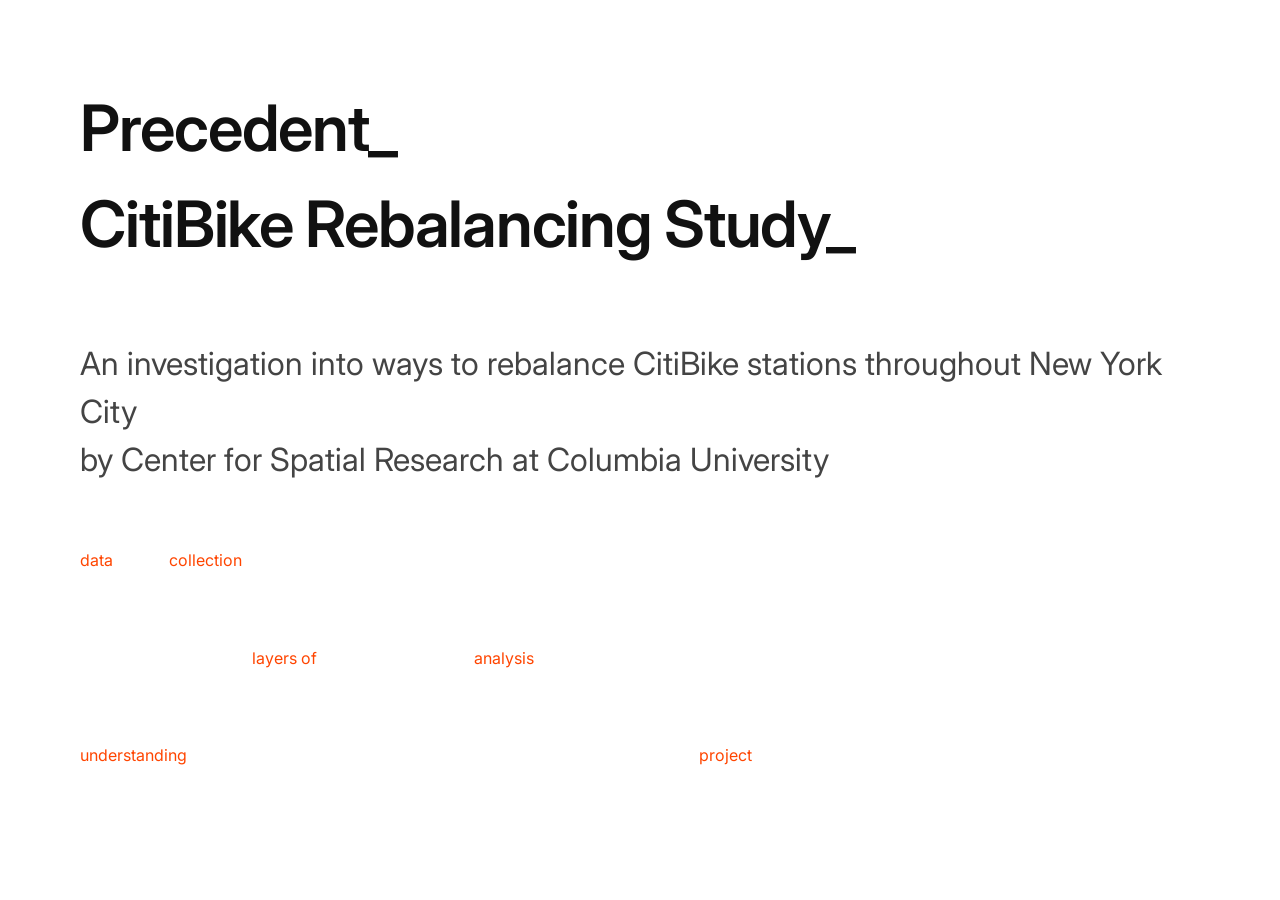
<file: index.html>
<!DOCTYPE html>
<html lang="en">
<head>

  <title>CitiBike Study</title>

  <!-- Preconnect to Google Fonts main API -->
  <link rel="preconnect" href="https://fonts.googleapis.com">

  <!-- Preconnect to font file server -->
  <link rel="preconnect" href="https://fonts.gstatic.com" crossorigin>

  <!-- Load Inter font -->
  <link href="https://fonts.googleapis.com/css2?family=Inter:wght@300;400;500;600;700&display=swap" rel="stylesheet">

  <!-- Your CSS file -->
  <link rel="stylesheet" href="styles/style.css">

</head>

<body>

  <!-- GRID CONTAINER START -->
  <div class="container">

    <!-- Main title -->
    <h1 class="full">Precedent_<br>
      CitiBike Rebalancing Study_ </h1>

    <!-- Author line -->
    <h2 class="full">An investigation into ways to rebalance CitiBike stations throughout New York City<br>
      by Center for Spatial Research at Columbia University</h2>



    <div class="full">
      <p class="hover-reveal">
        <a href="DataCollection.html" class="clean-link" style="color: rgb(255, 69, 0);"> data </a> 
         <span class="hidden-text"> shows </span>
        <a href="DataCollection.html" class="clean-link" style="color: rgb(255, 69, 0);"> collection </a> 
        <span class="hidden-text"> and rebalancing of CitiBikes is necessary to accommodate commuters </span>
        
      </p>
    </div>


    <div class="full">
      <p class="hover-reveal">
        <span class="hidden-text">visualizations illustrate </span>
        <a href="LayersOfAnalysis.html" class="clean-link" style="color: rgb(255, 69, 0);"> layers of </a> 
        <span class="hidden-text"> data and provide an </span>
        <a href="LayersOfAnalysis.html" class="clean-link" style="color: rgb(255, 69, 0);"> analysis </a> 
        <span class="hidden-text"> via detailed activity and imbalance matrices </span>
      </p>
    </div>


    <div class="full">
      <p class="hover-reveal">
        <a href="UnderstandingTheProject.html" class="clean-link" style="color: rgb(255, 69, 0);"> understanding </a> 
        <span class="hidden-text"> and documenting Citi Bikes movement is necessary for a successful </span>
        <a href="UnderstandingTheProject.html" class="clean-link" style="color: rgb(255, 69, 0);"> project </a> 
        <span class="hidden-text">proposal</span>
      </p>
    </div>

  </div>
  <!-- GRID CONTAINER END -->

</body>
</html>
</file>
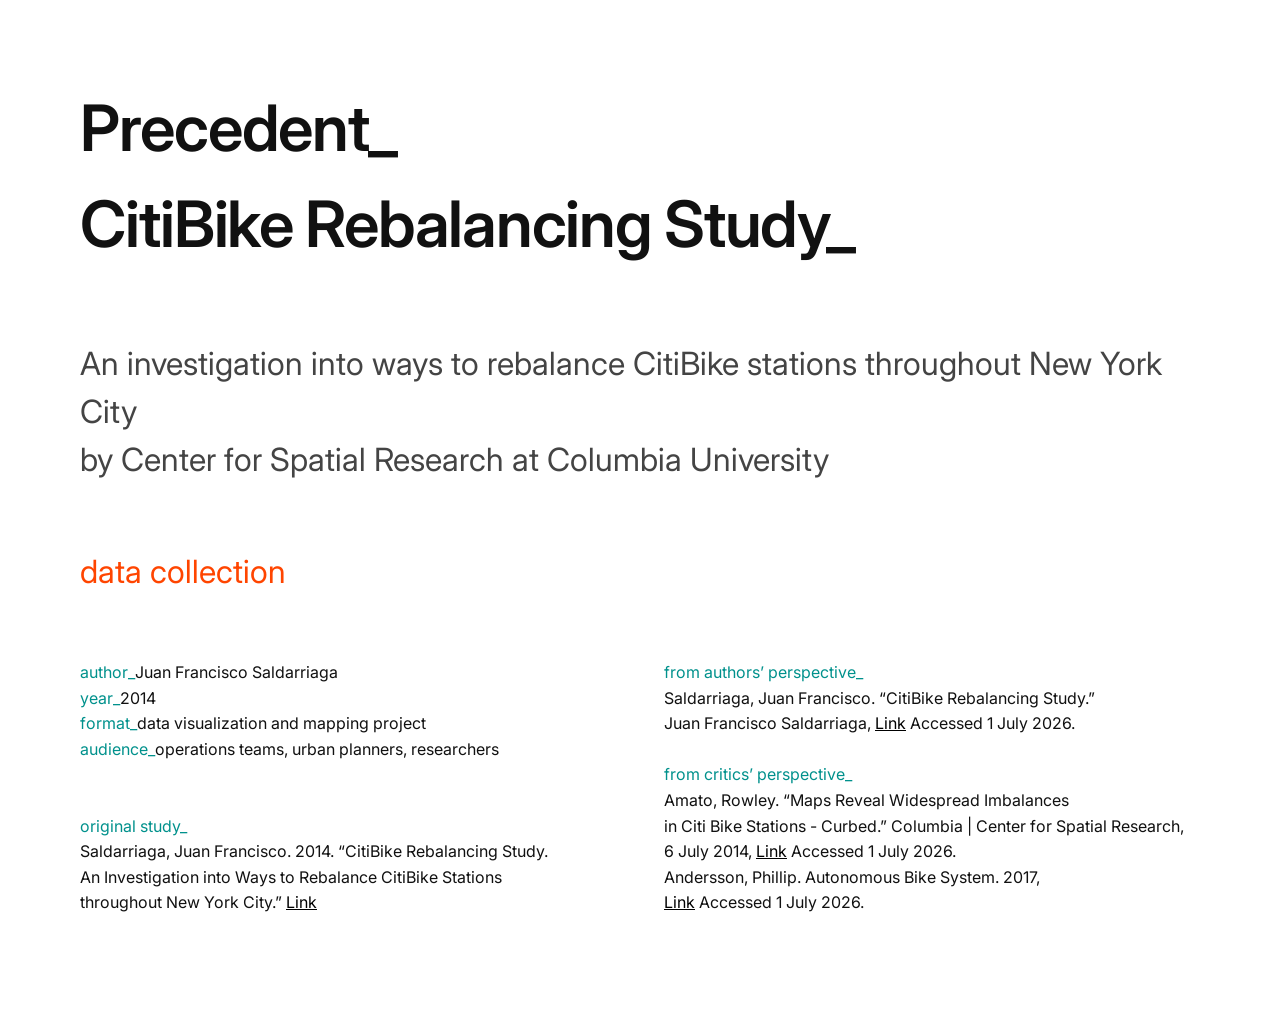
<file: DataCollection.html>
<!DOCTYPE html>
<html lang="en">
<head>

  <title>CitiBike Study</title>

  <!-- Preconnect to Google Fonts main API -->
  <link rel="preconnect" href="https://fonts.googleapis.com">

  <!-- Preconnect to font file server -->
  <link rel="preconnect" href="https://fonts.gstatic.com" crossorigin>

  <!-- Load Inter font -->
  <link href="https://fonts.googleapis.com/css2?family=Inter:wght@300;400;500;600;700&display=swap" rel="stylesheet">

  <!-- Your CSS file -->
  <link rel="stylesheet" href="styles/style.css">

</head>

<body>

  
  <!-- GRID CONTAINER START -->
  <div class="container">

    <!-- Main title -->
    <h1 class="full">Precedent_<br>
      CitiBike Rebalancing Study_ </h1>

    <!-- Author line -->
    <h2 class="full">An investigation into ways to rebalance CitiBike stations throughout New York City<br>
      by Center for Spatial Research at Columbia University</h2>

    <h3 class="full" > data collection</h3>

    <!-- Left column -->
    <p class="half">
      <span style="color: rgb(0, 145, 140);">author_</span>Juan Francisco Saldarriaga<br>
      <span style="color: rgb(0, 145, 140);">year_</span>2014<br>
      <span style="color: rgb(0, 145, 140);">format_</span>data visualization and mapping project<br>
      <span style="color: rgb(0, 145, 140);">audience_</span>operations teams, urban planners, researchers<br><br><br>
    
      <span style="color: rgb(0, 145, 140);">original study_</span><br>
      Saldarriaga, Juan Francisco. 2014. “CitiBike Rebalancing Study.<br>
      An Investigation into Ways to Rebalance CitiBike Stations <br>
       throughout New York City.” <a href="https://c4sr.columbia.edu/projects/citibike-rebalancing-study">Link</a>
  
  </p>

    <!-- Right column -->
    <p class="half">

      <span style="color: rgb(0, 145, 140);">from authors’ perspective_</span><br>
      Saldarriaga, Juan Francisco. “CitiBike Rebalancing Study.”<br> 
      Juan Francisco Saldarriaga, <a href="juanfrans.com/2014/01/01/CitibikeRebalancing.html">Link</a> Accessed 1 July 2026.<br><br>

      <span style="color: rgb(0, 145, 140);">from critics’ perspective_</span><br>
      Amato, Rowley. “Maps Reveal Widespread Imbalances<br>
       in Citi Bike Stations - Curbed.” Columbia | Center for Spatial Research, <br>
      6 July 2014, <a href="c4sr.columbia.edu/news/maps-reveal-widespread-imbalances-citi-bike-stations-curbed">Link</a> Accessed 1 July 2026.<br>

      Andersson, Phillip. Autonomous Bike System. 2017,<br>
      <a href="chrome-extension://efaidnbmnnnibpcajpcglclefindmkaj/lup.lub.lu.se/luur/download?func=downloadFile&recordOId=8904682&fileOId=8904683">Link</a> Accessed 1 July 2026.

    </p>




  </div>
  <!-- GRID CONTAINER END -->

</body>
</html>
</file>
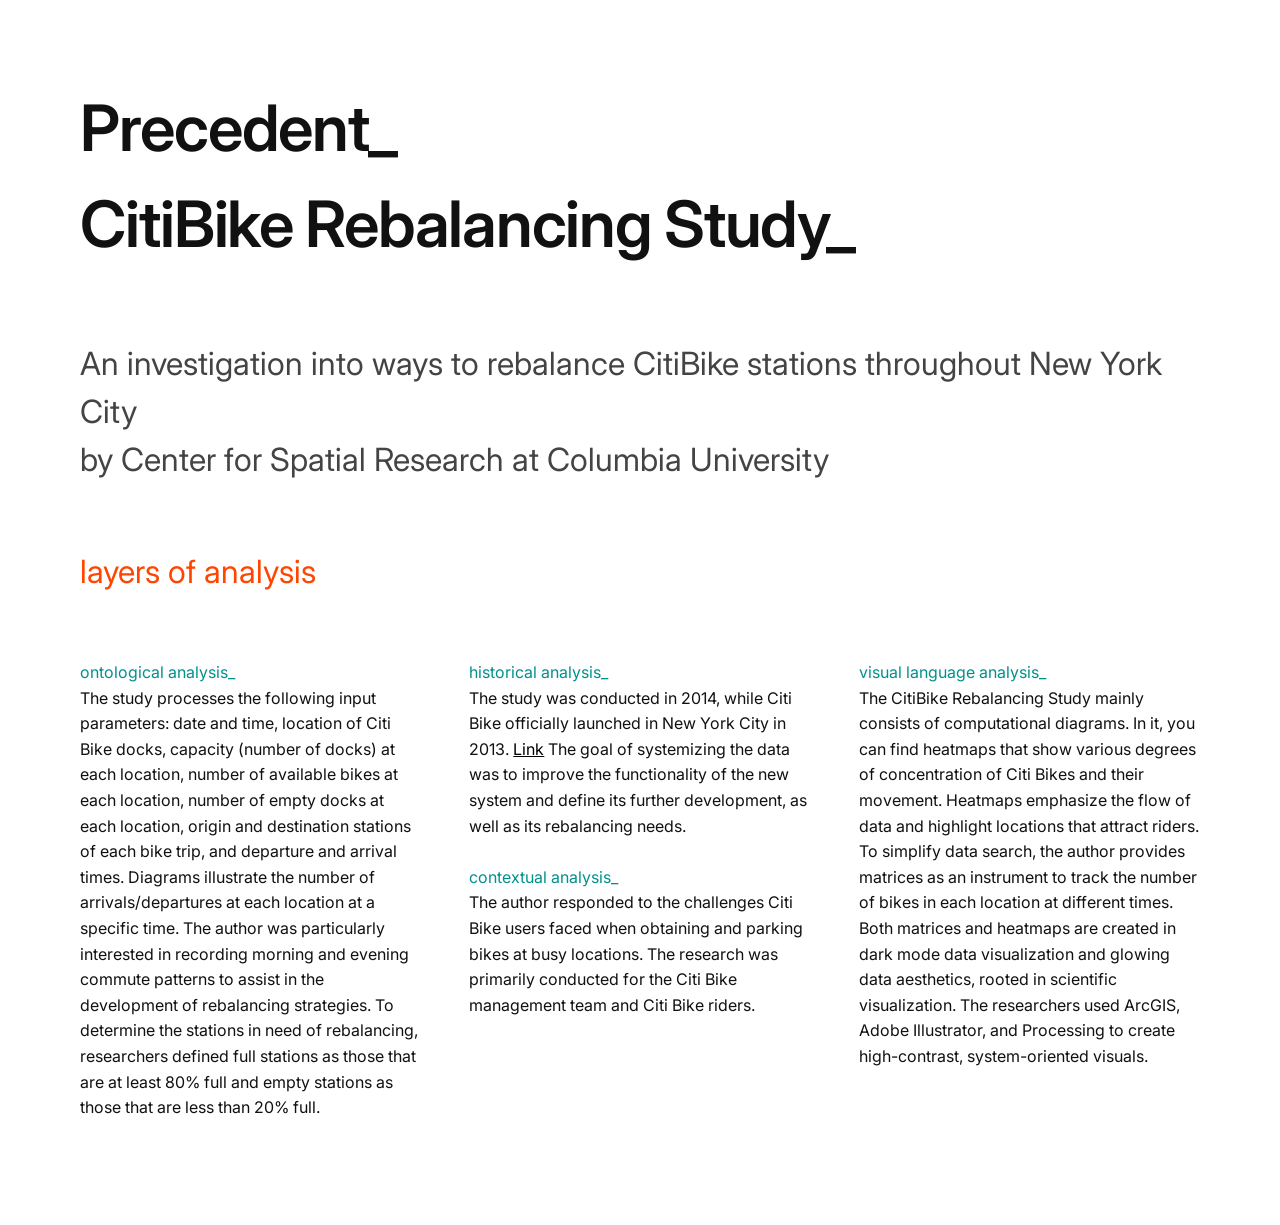
<file: LayersOfAnalysis.html>
<!DOCTYPE html>
<html lang="en">
<head>

  <title>CitiBike Study</title>

  <!-- Preconnect to Google Fonts main API -->
  <link rel="preconnect" href="https://fonts.googleapis.com">

  <!-- Preconnect to font file server -->
  <link rel="preconnect" href="https://fonts.gstatic.com" crossorigin>

  <!-- Load Inter font -->
  <link href="https://fonts.googleapis.com/css2?family=Inter:wght@300;400;500;600;700&display=swap" rel="stylesheet">

  <!-- Your CSS file -->
  <link rel="stylesheet" href="styles/style.css">

</head>

<body>

  
  <!-- GRID CONTAINER START -->
  <div class="container">

    <!-- Main title -->
    <h1 class="full">Precedent_<br>
      CitiBike Rebalancing Study_ </h1>

    <!-- Author line -->
    <h2 class="full">An investigation into ways to rebalance CitiBike stations throughout New York City<br>
      by Center for Spatial Research at Columbia University</h2>

    <h3 class="full"> layers of analysis </h3>
         
     <!-- Left column -->
    <p class="left">
      <span style="color: rgb(0, 145, 140);">ontological analysis_</span><br>
      The study processes the following input parameters: date and time, location of Citi Bike docks, capacity (number of docks) at each location, number of available bikes at each location, number of empty docks at each location, origin and destination stations of each bike trip, and departure and arrival times. Diagrams illustrate the number of arrivals/departures at each location at a specific time. The author was particularly interested in recording morning and evening commute patterns to assist in the development of rebalancing strategies. To determine the stations in need of rebalancing, researchers defined full stations as those that are at least 80% full and empty stations as those that are less than 20% full.
   
   </p>
        
    <!-- Center column -->
    <p class="center">

      <span style="color: rgb(0, 145, 140);">historical analysis_</span><br>
      The study was conducted in 2014, while Citi Bike officially launched in New York City in 2013. <a href="https://www.cbsnews.com/newyork/news/nycs-long-awaited-bike-sharing-program-officially-launches-monday/">Link</a> The goal of systemizing the data was to improve the functionality of the new system and define its further development, as well as its rebalancing needs.<br><br>
      <span style="color: rgb(0, 145, 140);">contextual analysis_</span><br>
      The author responded to the challenges Citi Bike users faced when obtaining and parking bikes at busy locations. The research was primarily conducted for the Citi Bike management team and Citi Bike riders.

    </p>

 <!-- Right column -->
    <p class="right">

      <span style="color: rgb(0, 145, 140);">visual language analysis_</span><br>
      The CitiBike Rebalancing Study mainly consists of computational diagrams. In it, you can find heatmaps that show various degrees of concentration of Citi Bikes and their movement. Heatmaps emphasize the flow of data and highlight locations that attract riders. To simplify data search, the author provides matrices as an instrument to track the number of bikes in each location at different times. Both matrices and heatmaps are created in dark mode data visualization and glowing data aesthetics, rooted in scientific visualization. The researchers used ArcGIS, Adobe Illustrator, and Processing to create high-contrast, system-oriented visuals.
     
    </p>

  </div>
  <!-- GRID CONTAINER END -->

</body>
</html>
</file>
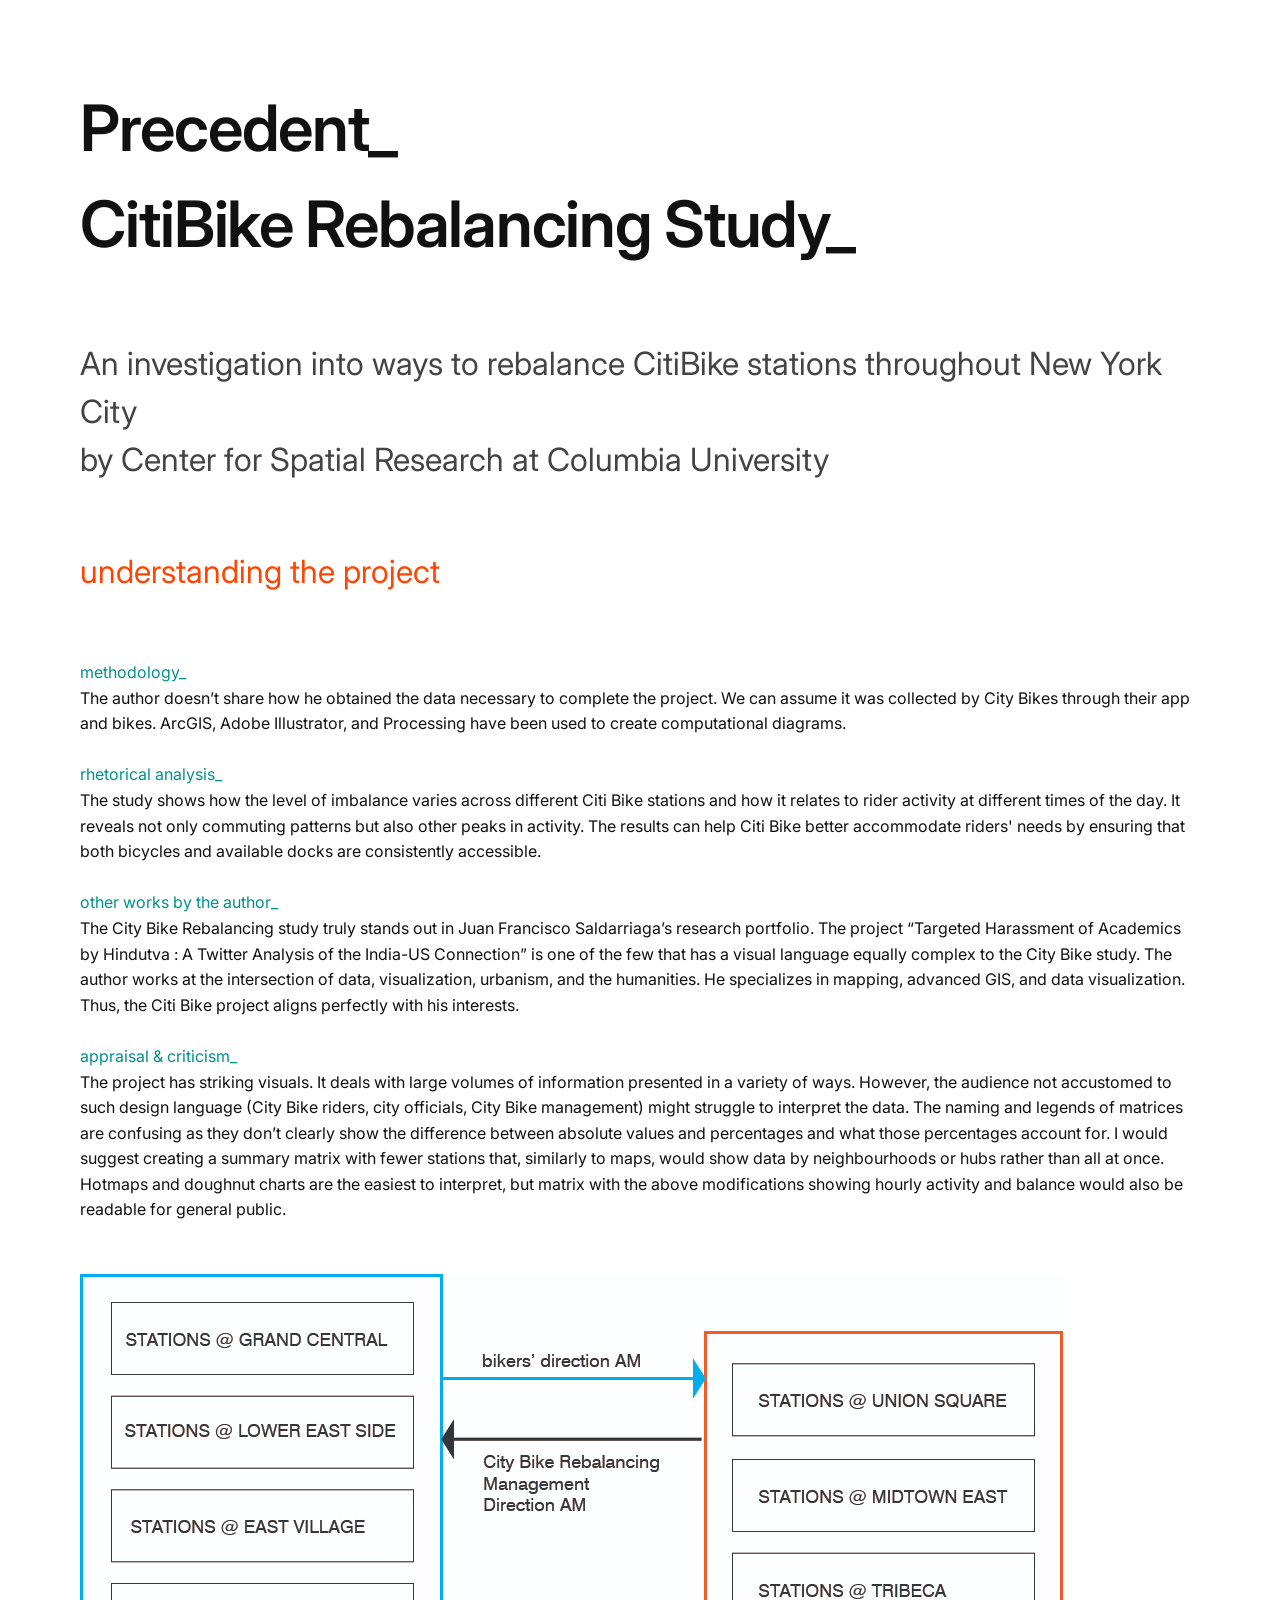
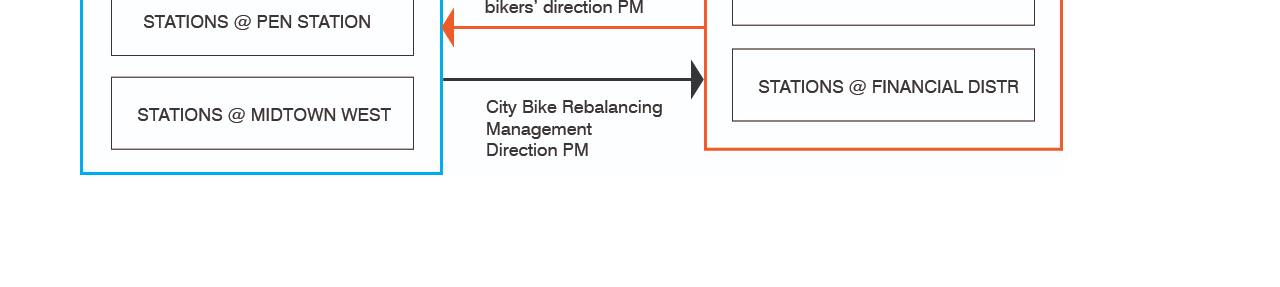
<file: UnderstandingTheProject.html>
<!DOCTYPE html>
<html lang="en">

<head>

  <title>CitiBike Study</title>

  <!-- Preconnect to Google Fonts main API -->
  <link rel="preconnect" href="https://fonts.googleapis.com">

  <!-- Preconnect to font file server -->
  <link rel="preconnect" href="https://fonts.gstatic.com" crossorigin>

  <!-- Load Inter font -->
  <link href="https://fonts.googleapis.com/css2?family=Inter:wght@300;400;500;600;700&display=swap" rel="stylesheet">

  <!-- Your CSS file -->
  <link rel="stylesheet" href="styles/style.css">

</head>

<body>


  <!-- GRID CONTAINER START -->
  <div class="container">

    <!-- Main title -->
    <h1 class="full">Precedent_<br>
      CitiBike Rebalancing Study_ </h1>

    <!-- Author line -->
    <h2 class="full">An investigation into ways to rebalance CitiBike stations throughout New York City<br>
      by Center for Spatial Research at Columbia University</h2>

    <h3 class="full"> understanding the project</h3>

    <p class="full">

      <span style="color: rgb(0, 145, 140);">methodology_</span><br>

      The author doesn’t share how he obtained the data necessary to complete the project. We can assume it was
      collected by City Bikes through their app and bikes. ArcGIS, Adobe Illustrator, and Processing have been used to
      create computational diagrams.<br><br>

      <span style="color: rgb(0, 145, 140);">rhetorical analysis_</span><br>

      The study shows how the level of imbalance varies across different Citi Bike stations and how it relates to rider
      activity at different times of the day. It reveals not only commuting patterns but also other peaks in activity.
      The results can help Citi Bike better accommodate riders' needs by ensuring that both bicycles and available docks
      are consistently accessible.<br><br>

      <span style="color: rgb(0, 145, 140);">other works by the author_</span><br>

      The City Bike Rebalancing study truly stands out in Juan Francisco Saldarriaga’s research portfolio. The project
      “Targeted Harassment of Academics by Hindutva : A Twitter Analysis of the India-US Connection” is one of the few
      that has a visual language equally complex to the City Bike study. The author works at the intersection of data,
      visualization, urbanism, and the humanities. He specializes in mapping, advanced GIS, and data visualization.
      Thus, the Citi Bike project aligns perfectly with his interests.<br><br>

      <span style="color: rgb(0, 145, 140);">appraisal & criticism_</span><br>
      The project has striking visuals. It deals with large volumes of information presented in a variety of ways.
      However, the audience not accustomed to such design language (City Bike riders, city officials, City Bike
      management) might struggle to interpret the data. The naming and legends of matrices are confusing as they don’t
      clearly show the difference between absolute values and percentages and what those percentages account for. I
      would suggest creating a summary matrix with fewer stations that, similarly to maps, would show data by
      neighbourhoods or hubs rather than all at once. Hotmaps and doughnut charts are the easiest to interpret, but
      matrix with the above modifications showing hourly activity and balance would also be readable for general public.
      <br><br><br>
    
      
      <img src="Rebalancing.jpg" alt="Full Width Example" class="full-width-img">


    </p>

  </div>
  <!-- GRID CONTAINER END -->

</body>

</html>
</file>
<file: styles/style.css>
/* Set global design variables (colors, spacing system, etc.) */
:root {
  /* Define main black color */
  --black: #111111;

  /* Define white background color */
  --white: #ffffff;

  /* Define spacing unit for consistent layout rhythm */
  --space: 16px;
}

/* Reset default browser spacing and set box model behavior */
* {
  /* Remove default margin */
  margin: 0;

  /* Remove default padding */
  padding: 0;

  /* Include padding + border in element width calculations */
  box-sizing: border-box;
}

/* Main page body styles */
body {
  /* Set font for entire page */
  font-family: "Inter", sans-serif;

  /* Set background color */
  background-color: var(--white);

  /* Set default text color */
  color: var(--black);

  /* Add spacing around entire page */
  padding: 80px;

  /* Set comfortable line spacing */
  line-height: 1.5;
}

.container {
  display: grid;

  /* 12 equal columns */
  grid-template-columns: repeat(12, minmax(0, 1fr));

  /* Separate horizontal and vertical spacing */
  column-gap: 48px;
  row-gap: 48px;

  width: 100%;
}

/* Full-width section inside grid (spans all 12 columns) */
.full {
  /* Start at column 1 and span all 12 columns */
  grid-column: 1 / span 12;
}

/* Half-width section (6 columns) */
.half {
  /* Span 6 out of 12 columns */
  grid-column: span 6;
}

/* One-third width section (4 columns) */

.left {
    grid-column: 1 / span 4;
}

.center {
    grid-column: 5 / span 4;
}

.right {
    grid-column: 9 / span 4;
}






/* Typography: main title */
h1 {
  /* Set large type size for hierarchy */
  font-size: clamp(36px, 5vw, 72px);

  /* Make text bold */
  font-weight: 600;

  /* Reduce spacing between letters slightly for Swiss look */
  letter-spacing: -0.02em;

  /* Add space below heading */
  margin-bottom: 20px;
}

/* Typography: subtitle */
h2 {
  /* Medium-large size */
  font-size: clamp(22px, 2.5vw, 32px);

  /* Normal weight */
  font-weight: 400;

  /* Add spacing below */
  margin-bottom: 16px;

  /* Subtle color hierarchy */
  color: #444;
}

/* Typography: subtitle */
h3 {
  /* Medium-large size */
  font-size: clamp(22px, 2.5vw, 32px);

  /* Normal weight */
  font-weight: 400;

  /* Add spacing below */
  margin-bottom: 16px;

  /* Subtle color hierarchy */
  color: #FF4500;
}

/* Body text styling */
p {
  /* Standard readable size */
  font-size: clamp(16px, 1.1vw, 20px);

  /* Comfortable line spacing */
  line-height: 1.6;

  /* Space below paragraphs */
  margin-bottom: 24px;
}

a {

  /* Standard readable size */
  font-size: clamp(16px, 1.1vw, 20px);

  /* Comfortable line spacing */
  line-height: 1.6;

  /* Space below paragraphs */
  margin-bottom: 24px;

  color: black;
}

.clean-link {
  color: inherit;
  text-decoration: none;
}

.hover-reveal .hidden-text {
  opacity: 0;
  transition: opacity 0.3s ease; /* Smooth fade-in effect */
}

.hover-reveal:hover .hidden-text {
  opacity: 1;
}
</file>
